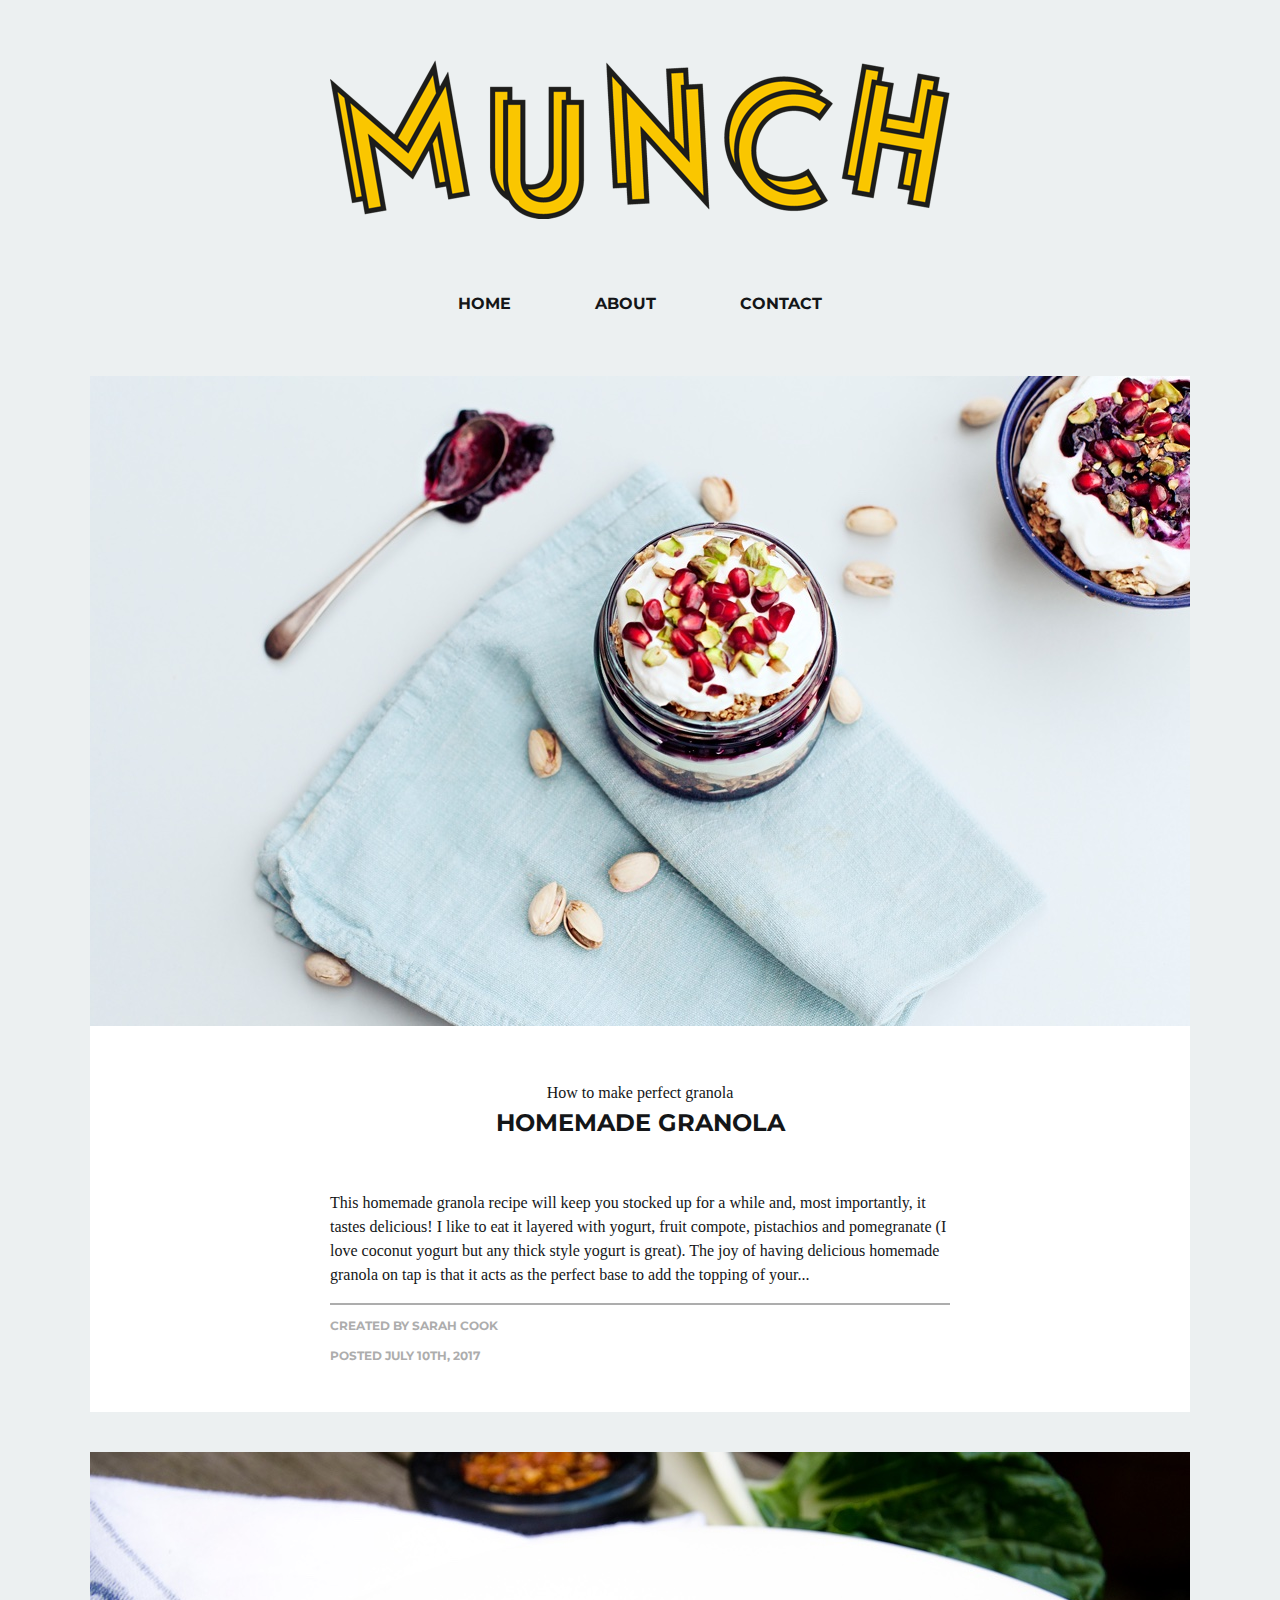
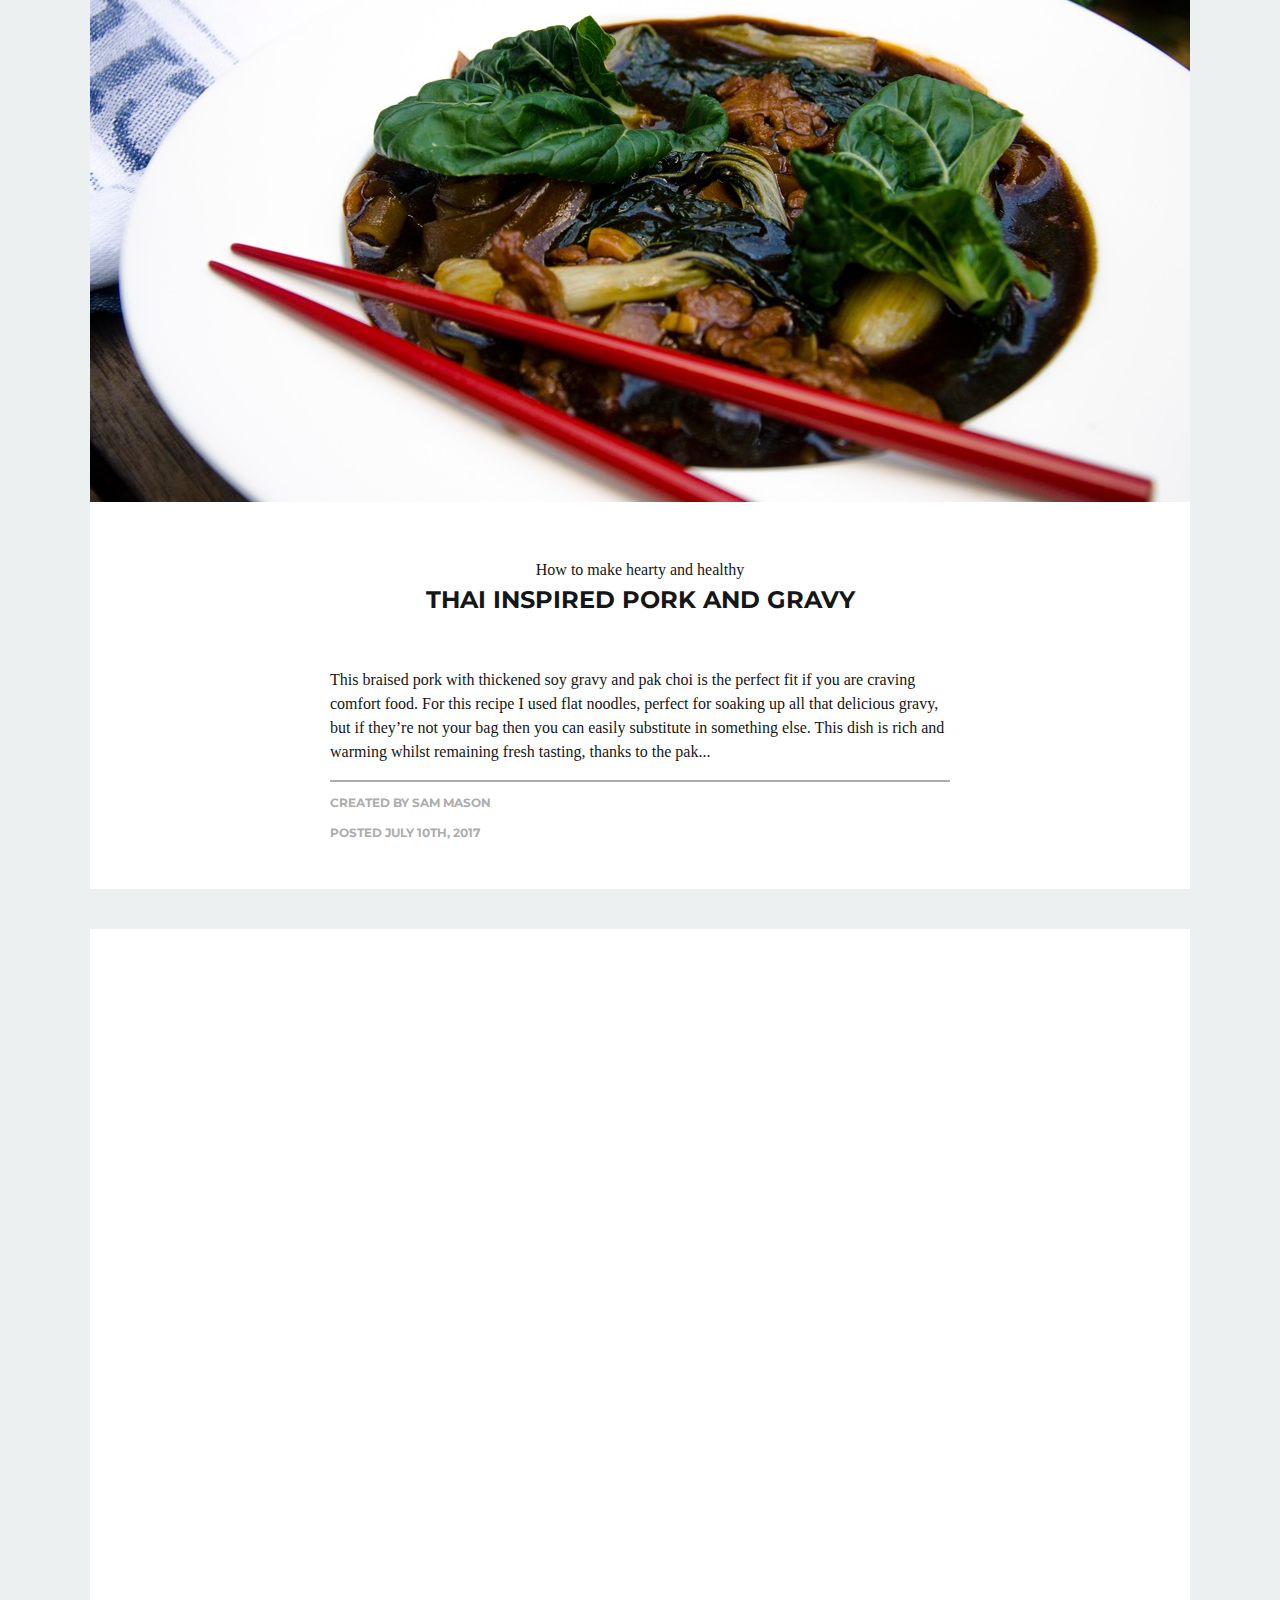
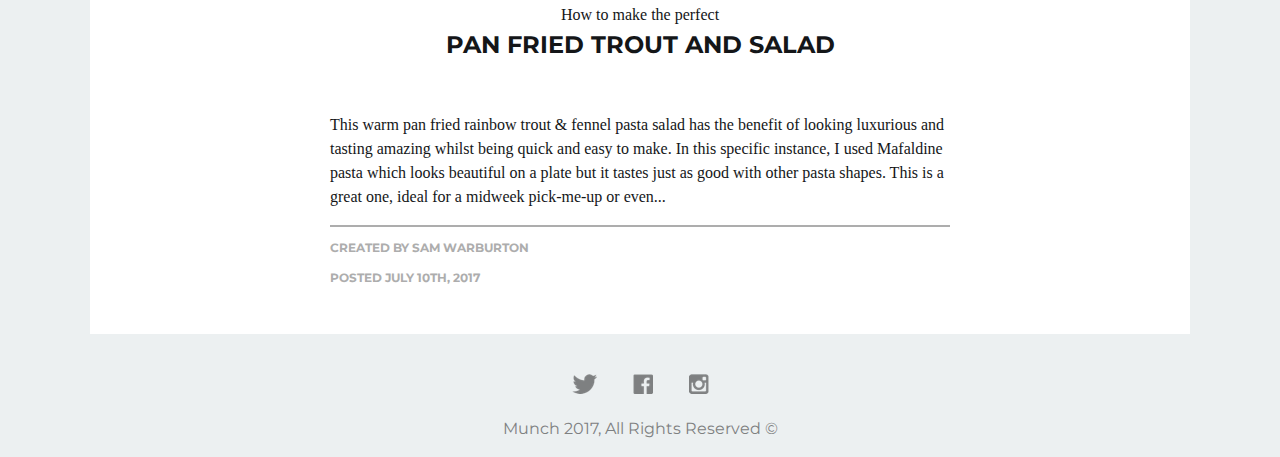
<file: index.html>
<!DOCTYPE html>
<html lang="en">

<head>
	<meta charset="UTF-8">
	<title>Munch Food Blog</title>
	<meta name="description" content="A food blog with rustic recipes from around the globe.">
	<meta name="viewport" content="width=device-width"> 
	<link rel="stylesheet" href="css/style.css">
</head>
<body>
	<header>
		<!--		Logo Image-->
		<h1><img src="images/logo.png" alt="Munch food blog logo"></h1>
		
		<!--	Navigation -->
		<nav> 
			<a href="index.html">Home</a>
		 	<a href="about.html">About</a> 
		 	<a href="contact.html">Contact</a>
		</nav>
	</header>
	
	
	<!-- Blog Post Section -->
	<section>
	 <img src="images/granola.jpg" alt="Homemade granola">
		<div class="post-content">
			<h2>How to make perfect granola</h2>
			<h3>Homemade Granola</h3>
			<p>This homemade granola recipe will keep you stocked up for a while and, most importantly, it tastes delicious! I like to eat it layered with yogurt, fruit compote, pistachios and pomegranate (I love coconut yogurt but any thick style yogurt is great). The joy of having delicious homemade granola on tap is that it acts as the perfect base to add the topping of your...</p>
			
			<!-- Post Details -->
			<div class="post-details">
				<p>Created by Sarah Cook</p>
				<p>Posted July 10th, 2017</p>
			</div>
		</div>
	</section>
	
	
	<!--	2nd	Post content-->
	<section> <img src="images/noodles.jpg" alt="pork with thickened gravy">
		<div class="post-content">
			<h2>How to make hearty and healthy</h2>
			<h3>Thai inspired pork and gravy</h3>
			<p>This braised pork with thickened soy gravy and pak choi is the perfect fit if you are craving comfort food. For this recipe I used flat noodles, perfect for soaking up all that delicious gravy, but if they’re not your bag then you can easily substitute in something else. This dish is rich and warming whilst remaining fresh tasting, thanks to the pak...</p>
			
			<!-- Post Details -->
			<div class="post-details">
				<p>Created by Sam Mason</p>
				<p>Posted July 10th, 2017</p>
			</div>
		</div>
	</section>
	
	<!--	3rd	Post content-->
	<section>
		<iframe width="1100" height="619" src="https://www.youtube.com/embed/phR7hwo8OqY" frameborder="0" allowfullscreen></iframe>
		<div class="post-content">
			<h2>How to make the perfect</h2>
			<h3>Pan Fried Trout and Salad</h3>
			<p>This warm pan fried rainbow trout &amp; fennel pasta salad has the benefit of looking luxurious and tasting amazing whilst being quick and easy to make. In this specific instance, I used Mafaldine pasta which looks beautiful on a plate but it tastes just as good with other pasta shapes. This is a great one, ideal for a midweek pick-me-up or even...</p>
			
			<!-- Post Details -->
			<div class="post-details">
				<p>Created by Sam Warburton</p>
				<p>Posted July 10th, 2017</p>
			</div>
		</div>
	</section>
	
	<!--	Footer Section-->
	<footer>
		<!--		Social media links-->
		<div>
			<a href="http://www.twitter.com"> <img src="images/twitter.png" alt="Twitter logo"> </a>
			<a href="http://www.facebook.com"> <img src="images/facebook.png" alt="Facebook logo"> </a>
			<a href="http://www.instagram.com"> <img src="images/instagram.png" alt="Instagram logo"> </a>
		</div>
		<p>Munch 2017, All Rights Reserved &copy;</p>
	</footer>
</body>
</html>
</file>
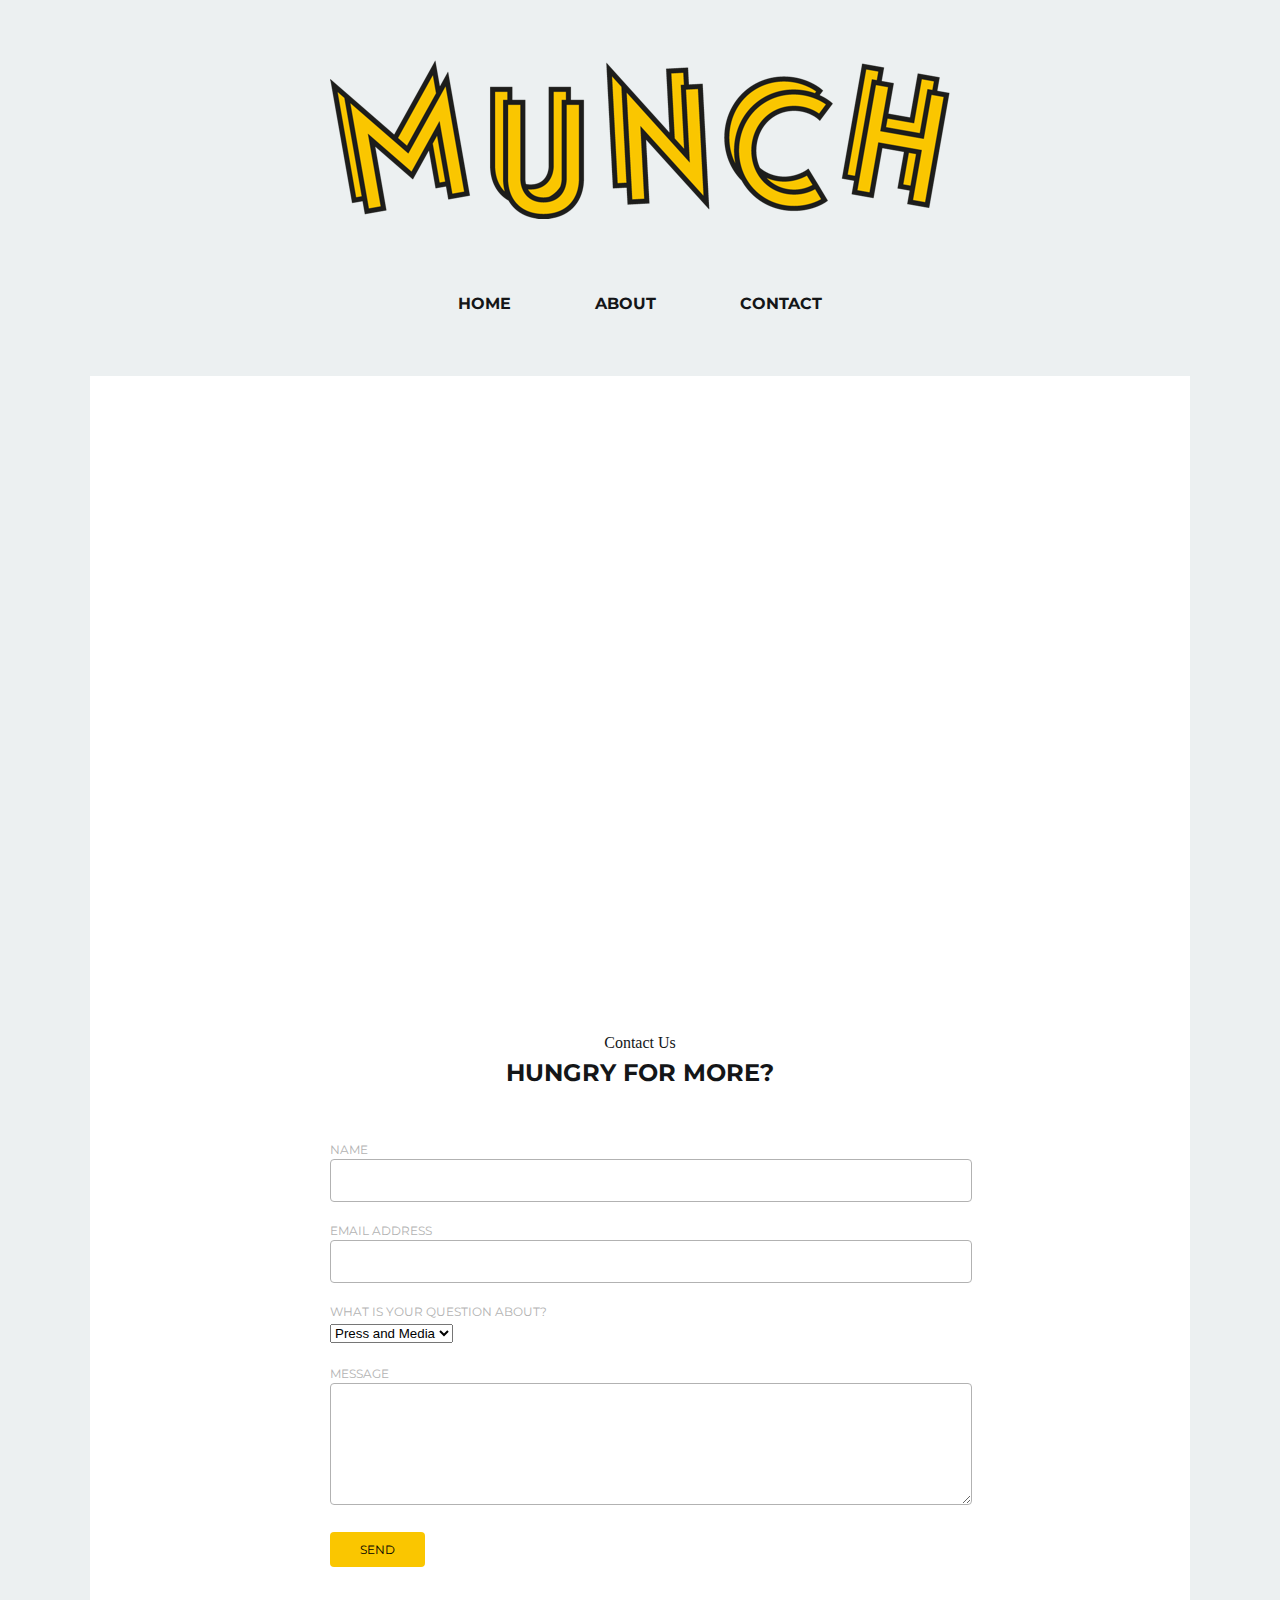
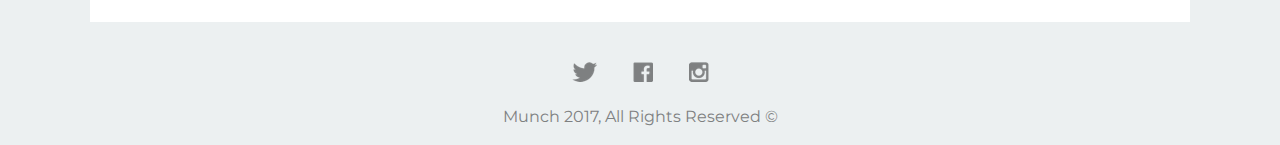
<file: contact.html>
<!DOCTYPE html>
<html lang="en">

<head>
	<meta charset="UTF-8">
	<title>Munch Food Blog - Contact Us</title>
	<meta name="description" content="A food blog with rustic recipes from around the globe.">
	<meta name="viewport" content="width=device-width"> 
	<link rel="stylesheet" href="css/style.css">
</head>
<body>
	<header>
		<!--		Logo Image -->
		<h1><img src="images/logo.png" alt="Munch food blog logo"></h1>
		
		<!--	Navigation -->
		<nav> 
			<a href="index.html">Home</a>
		 	<a href="about.html">About</a> 
		 	<a href="contact.html">Contact</a>
		</nav>
	</header>
	
	<section>
		<!--	 Google Map	-->
		<iframe src="https://www.google.com/maps/embed?pb=!1m14!1m8!1m3!1d7047.099523014718!2d-0.22138300704900585!3d51.356627488255654!3m2!1i1024!2i768!4f13.1!3m3!1m2!1s0x0%3A0xb723973ffbcb10b8!2sAmerican+Way!5e0!3m2!1sen!2suk!4v1499718393619" width="1100" height="600" frameborder="0" style="border:0" allowfullscreen></iframe>

		<div class="post-content">
			<h2>Contact Us</h2>
			<h3>Hungry for more?</h3>
			
			<form>
				<div>
					<label>Name</label>
					<input type="text">
				</div>
				
				<div>
					<label>Email Address</label>
					<input type="email">
				</div>
				
				<div>
					<label>What is your question about?</label>
					<!--	Dropdown list -->
					<select>
						<option>Press and Media</option>
						<option>Catering</option>
						<option>Supper club</option>
						<option>Other</option>
					</select>
				</div>
				
				<div>
					<label>Message</label>
					<textarea></textarea>
				</div>
				
				<div>
					<input type="submit" value="Send">
				</div>
			</form>
		</div>
	</section>
	
	<!--	Footer Section-->
	<footer>
		<!--		Social media links-->
		<div>
			<a href="http://www.twitter.com"> <img src="images/twitter.png" alt="Twitter logo"> </a>
			<a href="http://www.facebook.com"> <img src="images/facebook.png" alt="Facebook logo"> </a>
			<a href="http://www.instagram.com"> <img src="images/instagram.png" alt="Instagram logo"> </a>
		</div>
		
		<p>Munch 2017, All Rights Reserved &copy;</p>
	</footer>
</body>
</html>
</file>
<file: css/style.css>
@import url('https://fonts.googleapis.com/css?family=Montserrat:400,700');

/*Top Level Rules*/

body {
	font-family: "Georgia", "Cambria", serif;
	/*	Best to be explicit, future proof */
	font-size: 16px;
	/*	1.5 x 16px is 24px.  1.4 or 1.5 is common for line heights */
	line-height: 1.5;
	width: 1100px;
	margin: 0 auto;
	/*	dark grey */
	color: #141618;
	/*	off white color*/
	background-color: #ecf0f1;
}


/*  HEADER STYLES  */

header {
	/*	affects logo and nav */
	text-align: center;
	margin: 60px 0;
	/*	pushes content away from the header */
}

h1 {
	/*	bit of space between h1 (logo) and nav below it*/
	margin: 0 0 60px 0;
}


/*  NAVIGATION STYLES  */

/*all anchors in the nav*/
nav a {
	font-family: "Montserrat", sans-serif;
	font-weight: bold;
	color: #141618;
	text-decoration: none;
	margin: 0 40px 0 40px;
	text-transform: uppercase;
}

/*rollover styles - state selectors */

nav a:hover {
	color: #fac600;
}


/*  SECTION STYLES  */

section {
	background-color: #ffffff;
	margin: 0 0 40px 0;
}

h2 {
	font-size: 16px;
	font-weight: normal;
	text-align: center;
	/*	remove default bottom margin from h2*/
	margin-bottom: 0;
}

h3 {
	font-family: "Montserrat", sans-serif;
	font-weight: bold;
	font-size: 24px;
	text-transform: uppercase;
	text-align: center;
	margin: 0 0 50px 0;	
}


.post-content {
	padding: 35px 240px 35px 240px;
}

.post-details {
	border-top: 2px solid #adadad;
	font-family: "Montserrat", sans-serif;
	text-transform: uppercase;
	font-size: 12px;
	font-weight: bold;
	color: #adadad;
}


/*  FOOTER STYLES  */

footer {
	text-align: center;
	font-family: "Montserrat", sans-serif;
	color: #7e8081;
}

footer a {
	margin: 0 16px 0 16px;
	text-decoration: none;
}


/*  CONTACT PAGE STYLES  */

form div {
	margin: 0 0 20px 0;
}

label {
	display: block;
	font-family: "Montserrat", sans-serif;
	font-size: 12px;
	text-transform: uppercase;
	color: #b2b2b2;
}

/*so button not affected*/
input[type="text"], input[type="email"], textarea {
	width: 100%;
	border: 1px solid #b2b2b2;
	padding: 10px 10px;
	font-size: 18px;
	outline: none;
	border-radius: 4px;
}

textarea {
	resize: vertical;
	height: 100px;
}

input[type="submit"] {
	text-transform: uppercase;
	background-color: #fac600;
	border: none;
	border-radius: 4px;
	padding: 10px 30px;
	font-size: 12px;
	font-family: "Montserrat", sans-serif;
	cursor: pointer;
}



/* RESPONSIVE DESIGN */

/* rules apply to all screens below 1100px, 
screens bigger than 1100px will ignore these styles*/

@media screen and (max-width: 1100px) {
	
	body {
		width: auto;
	}
	
	img, iframe {
		max-width: 100%;
	}
	
	header {
		margin: 30px 0 30px 0;
	}
	
	.post-content {
		padding: 35px 35px 35px 35px;
	}
	
	nav a {
		display: block;
		padding: 10px 0;
	}
}
</file>
